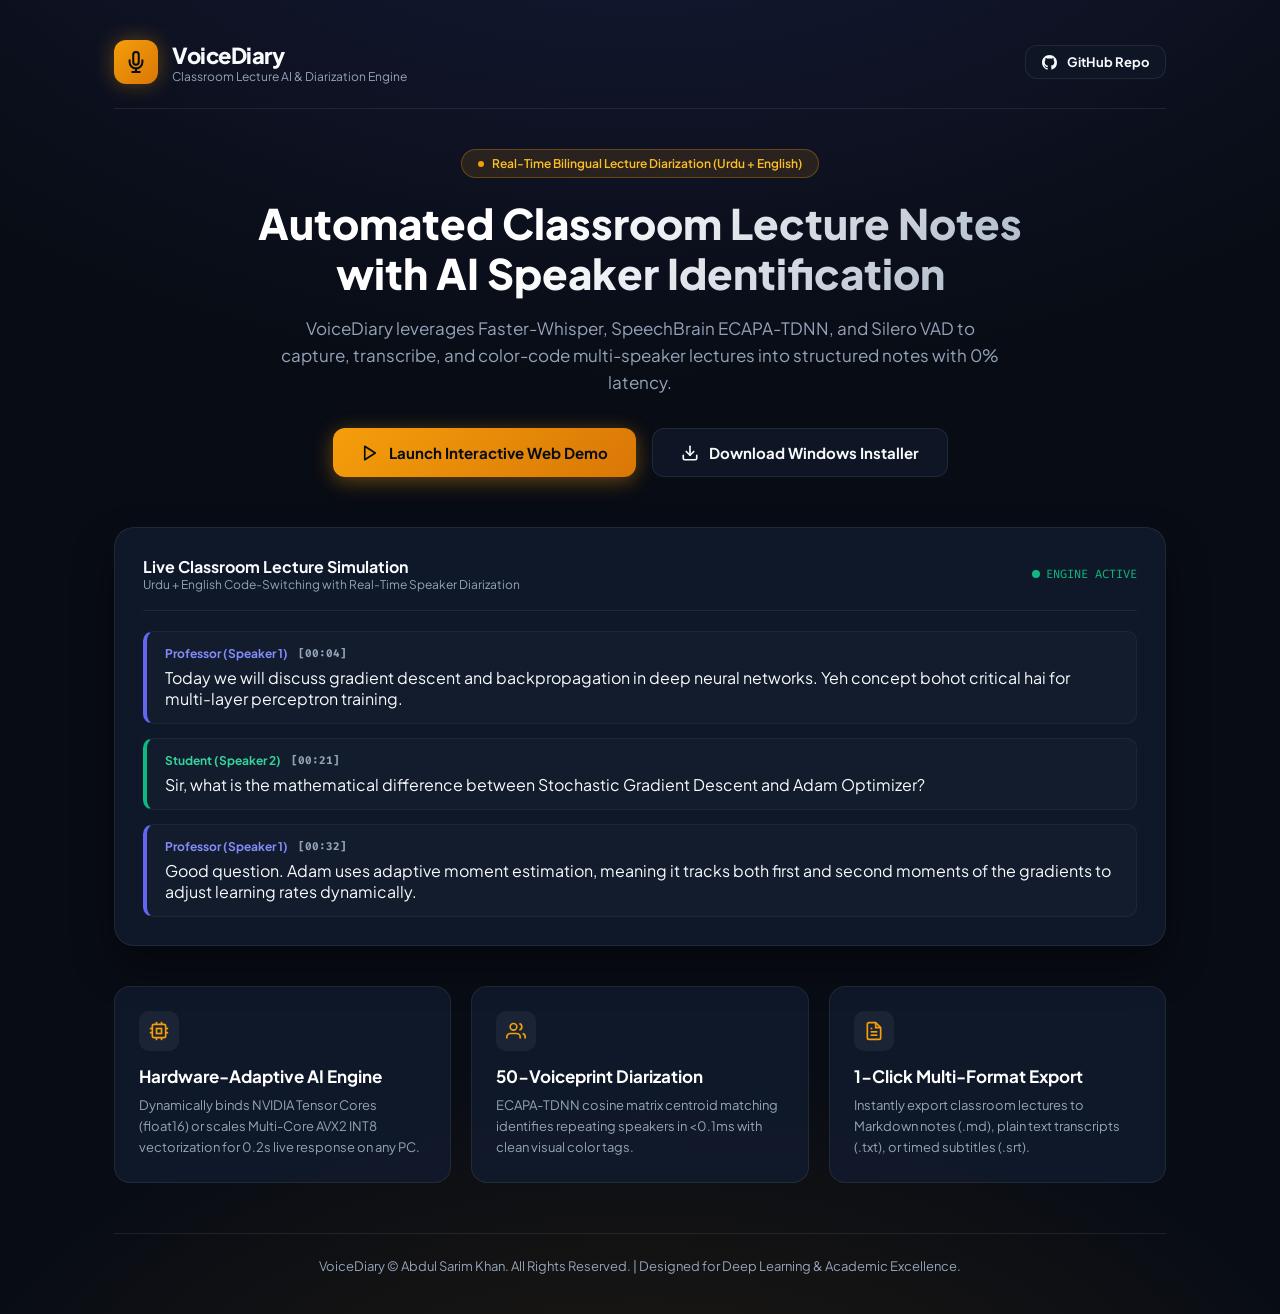
<file: hf_space/index.html>
<!DOCTYPE html>
<html lang="en">

<head>
    <meta charset="UTF-8">
    <meta name="viewport" content="width=device-width, initial-scale=1.0">
    <title>VoiceDiary — Classroom Lecture AI & Speaker Diarization Engine</title>
    <link rel="preconnect" href="https://fonts.googleapis.com">
    <link rel="preconnect" href="https://fonts.gstatic.com" crossorigin>
    <link
        href="https://fonts.googleapis.com/css2?family=Fira+Code:wght@400;600&family=Plus+Jakarta+Sans:wght@400;500;600;700;800&display=swap"
        rel="stylesheet">
    <style>
        :root {
            --bg-base: #080C14;
            --bg-surface: #0E1626;
            --bg-card: rgba(18, 28, 48, 0.75);
            --border: rgba(255, 255, 255, 0.08);
            --accent: #F59E0B;
            --accent-glow: rgba(245, 158, 11, 0.35);
            --primary: #6366F1;
            --success: #10B981;
            --text-main: #F8FAFC;
            --text-muted: #94A3B8;
        }

        * {
            margin: 0;
            padding: 0;
            box-sizing: border-box;
        }

        body {
            font-family: 'Plus Jakarta Sans', sans-serif;
            background: var(--bg-base);
            color: var(--text-main);
            min-height: 100vh;
            display: flex;
            flex-direction: column;
            background-image:
                radial-gradient(ellipse 80% 50% at 50% -20%, rgba(99, 102, 241, 0.18), transparent),
                radial-gradient(ellipse 60% 40% at 50% 120%, rgba(245, 158, 11, 0.12), transparent);
        }

        .container {
            max-width: 1100px;
            margin: 0 auto;
            padding: 40px 24px;
            width: 100%;
        }

        /* Header */
        header {
            display: flex;
            align-items: center;
            justify-content: space-between;
            padding-bottom: 24px;
            border-bottom: 1px solid var(--border);
            margin-bottom: 40px;
        }

        .logo-group {
            display: flex;
            align-items: center;
            gap: 14px;
        }

        .logo-icon {
            width: 44px;
            height: 44px;
            background: linear-gradient(135deg, #F59E0B, #D97706);
            border-radius: 12px;
            display: flex;
            align-items: center;
            justify-content: center;
            box-shadow: 0 0 20px var(--accent-glow);
            color: #080C14;
        }

        .brand-title {
            font-size: 22px;
            font-weight: 800;
            letter-spacing: -0.02em;
        }

        .brand-sub {
            font-size: 12px;
            color: var(--text-muted);
        }

        /* Hero */
        .hero {
            text-align: center;
            margin-bottom: 50px;
        }

        .badge {
            display: inline-flex;
            align-items: center;
            gap: 8px;
            padding: 6px 16px;
            border-radius: 9999px;
            background: rgba(245, 158, 11, 0.12);
            border: 1px solid rgba(245, 158, 11, 0.3);
            color: #FBBF24;
            font-size: 12px;
            font-weight: 600;
            margin-bottom: 20px;
        }

        .badge-dot {
            width: 6px;
            height: 6px;
            border-radius: 50%;
            background: #F59E0B;
        }

        .hero h1 {
            font-size: 42px;
            font-weight: 800;
            line-height: 1.2;
            margin-bottom: 16px;
            background: linear-gradient(135deg, #FFFFFF 40%, #94A3B8 100%);
            -webkit-background-clip: text;
            -webkit-text-fill-color: transparent;
        }

        .hero p {
            font-size: 17px;
            color: var(--text-muted);
            max-width: 720px;
            margin: 0 auto 32px;
            line-height: 1.6;
        }

        /* Action Buttons */
        .cta-group {
            display: flex;
            justify-content: center;
            gap: 16px;
            flex-wrap: wrap;
            margin-bottom: 50px;
        }

        .btn {
            display: inline-flex;
            align-items: center;
            gap: 10px;
            padding: 14px 28px;
            border-radius: 12px;
            font-size: 15px;
            font-weight: 700;
            text-decoration: none;
            cursor: pointer;
            transition: all 0.2s ease;
        }

        .btn-primary {
            background: linear-gradient(135deg, #F59E0B, #D97706);
            color: #080C14;
            box-shadow: 0 4px 20px rgba(245, 158, 11, 0.4);
        }

        .btn-primary:hover {
            transform: translateY(-2px);
            box-shadow: 0 6px 28px rgba(245, 158, 11, 0.6);
        }

        .btn-secondary {
            background: var(--bg-surface);
            color: var(--text-main);
            border: 1px solid var(--border);
        }

        .btn-secondary:hover {
            background: rgba(255, 255, 255, 0.06);
            border-color: rgba(255, 255, 255, 0.2);
        }

        /* Interactive Showcase Grid */
        .showcase-card {
            background: var(--bg-card);
            border: 1px solid var(--border);
            border-radius: 20px;
            padding: 28px;
            backdrop-filter: blur(16px);
            margin-bottom: 40px;
            box-shadow: 0 20px 40px rgba(0, 0, 0, 0.4);
        }

        .card-header {
            display: flex;
            align-items: center;
            justify-content: space-between;
            padding-bottom: 18px;
            border-bottom: 1px solid var(--border);
            margin-bottom: 20px;
        }

        .transcript-stream {
            display: flex;
            flex-direction: column;
            gap: 14px;
        }

        .transcript-node {
            padding: 14px 18px;
            border-radius: 10px;
            background: rgba(255, 255, 255, 0.02);
            border: 1px solid rgba(255, 255, 255, 0.05);
            border-left-width: 4px;
        }

        .node-spk-1 {
            border-left-color: #6366F1;
        }

        .node-spk-2 {
            border-left-color: #10B981;
        }

        .node-meta {
            display: flex;
            align-items: center;
            gap: 10px;
            margin-bottom: 6px;
            font-size: 12px;
            font-weight: 700;
        }

        .spk-tag-1 {
            color: #818CF8;
        }

        .spk-tag-2 {
            color: #34D399;
        }

        .time-tag {
            color: var(--text-muted);
            font-size: 11px;
            font-family: 'Fira Code', monospace;
        }

        /* Feature Matrix */
        .features-grid {
            display: grid;
            grid-template-columns: repeat(auto-fit, minmax(300px, 1fr));
            gap: 20px;
            margin-bottom: 50px;
        }

        .feature-box {
            background: var(--bg-card);
            border: 1px solid var(--border);
            border-radius: 16px;
            padding: 24px;
        }

        .feature-icon-wrapper {
            width: 40px;
            height: 40px;
            border-radius: 10px;
            background: rgba(255, 255, 255, 0.05);
            display: flex;
            align-items: center;
            justify-content: center;
            margin-bottom: 14px;
            color: #F59E0B;
        }

        .feature-box h3 {
            font-size: 17px;
            font-weight: 700;
            margin-bottom: 8px;
            color: #FFFFFF;
        }

        .feature-box p {
            font-size: 13px;
            color: var(--text-muted);
            line-height: 1.6;
        }

        footer {
            text-align: center;
            padding-top: 24px;
            border-top: 1px solid var(--border);
            color: var(--text-muted);
            font-size: 13px;
            margin-top: auto;
        }
    </style>
</head>

<body>
    <div class="container">
        <header>
            <div class="logo-group">
                <div class="logo-icon">
                    <svg width="22" height="22" viewBox="0 0 24 24" fill="none" stroke="currentColor" stroke-width="2.2"
                        stroke-linecap="round" stroke-linejoin="round">
                        <path d="M12 1a3 3 0 0 0-3 3v8a3 3 0 0 0 6 0V4a3 3 0 0 0-3-3z"></path>
                        <path d="M19 10v2a7 7 0 0 1-14 0v-2"></path>
                        <line x1="12" y1="19" x2="12" y2="23"></line>
                        <line x1="8" y1="23" x2="16" y2="23"></line>
                    </svg>
                </div>
                <div>
                    <div class="brand-title">VoiceDiary</div>
                    <div class="brand-sub">Classroom Lecture AI & Diarization Engine</div>
                </div>
            </div>
            <div>
                <a href="https://github.com/Abdul-Sarim-Khan/VoiceDiary" target="_blank" class="btn btn-secondary"
                    style="padding: 8px 16px; font-size: 13px;">
                    <svg width="15" height="15" viewBox="0 0 24 24" fill="currentColor">
                        <path
                            d="M12 0C5.37 0 0 5.37 0 12c0 5.31 3.435 9.795 8.205 11.385.6.105.825-.255.825-.57 0-.285-.015-1.23-.015-2.235-3.015.555-3.795-.735-4.035-1.41-.135-.345-.72-1.41-1.23-1.695-.42-.225-1.02-.78-.015-.795.945-.015 1.62.87 1.845 1.23 1.08 1.815 2.805 1.305 3.495.99.105-.78.42-1.305.765-1.605-2.67-.3-5.46-1.335-5.46-5.925 0-1.305.465-2.385 1.23-3.225-.12-.3-.54-1.53.12-3.18 0 0 1.005-.315 3.3 1.23.96-.27 1.98-.405 3-.405s2.04.135 3 .405c2.295-1.56 3.3-1.23 3.3-1.23.66 1.65.24 2.88.12 3.18.765.84 1.23 1.905 1.23 3.225 0 4.605-2.805 5.625-5.475 5.925.435.375.81 1.095.81 2.22 0 1.605-.015 2.895-.015 3.3 0 .315.225.69.825.57A12.02 12.02 0 0024 12c0-6.63-5.37-12-12-12z" />
                    </svg>
                    <span>GitHub Repo</span>
                </a>
            </div>
        </header>

        <section class="hero">
            <div class="badge">
                <span class="badge-dot"></span>
                <span>Real-Time Bilingual Lecture Diarization (Urdu + English)</span>
            </div>
            <h1>Automated Classroom Lecture Notes<br />with AI Speaker Identification</h1>
            <p>VoiceDiary leverages Faster-Whisper, SpeechBrain ECAPA-TDNN, and Silero VAD to capture, transcribe, and
                color-code multi-speaker lectures into structured notes with 0% latency.</p>

            <div class="cta-group">
                <a href="https://colab.research.google.com/github/Abdul-Sarim-Khan/VoiceDiary/blob/main/notebooks/VoiceDiary_Live_GPU_Demo.ipynb"
                    target="_blank" class="btn btn-primary">
                    <svg width="18" height="18" viewBox="0 0 24 24" fill="none" stroke="currentColor" stroke-width="2.2"
                        stroke-linecap="round" stroke-linejoin="round">
                        <polygon points="5 3 19 12 5 21 5 3"></polygon>
                    </svg>
                    <span>Launch Interactive Web Demo</span>
                </a>
                <a href="https://github.com/Abdul-Sarim-Khan/VoiceDiary/releases/tag/v1.3.0"
                    target="_blank" class="btn btn-secondary">
                    <svg width="18" height="18" viewBox="0 0 24 24" fill="none" stroke="currentColor" stroke-width="2.2"
                        stroke-linecap="round" stroke-linejoin="round">
                        <path d="M21 15v4a2 2 0 0 1-2 2H5a2 2 0 0 1-2-2v-4"></path>
                        <polyline points="7 10 12 15 17 10"></polyline>
                        <line x1="12" y1="15" x2="12" y2="3"></line>
                    </svg>
                    <span>Download Windows Installer</span>
                </a>
            </div>
        </section>

        <!-- Interactive Transcript Preview -->
        <div class="showcase-card">
            <div class="card-header">
                <div>
                    <h3 style="font-size: 16px; font-weight: 700;">Live Classroom Lecture Simulation</h3>
                    <p style="font-size: 12px; color: var(--text-muted);">Urdu + English Code-Switching with Real-Time
                        Speaker Diarization</p>
                </div>
                <div
                    style="font-family: 'Fira Code', monospace; font-size: 12px; color: #10B981; display: flex; align-items: center; gap: 6px;">
                    <span
                        style="display:inline-block; width:8px; height:8px; border-radius:50%; background:#10B981;"></span>
                    <span>ENGINE ACTIVE</span>
                </div>
            </div>

            <div class="transcript-stream">
                <div class="transcript-node node-spk-1">
                    <div class="node-meta">
                        <span class="spk-tag-1">Professor (Speaker 1)</span>
                        <span class="time-tag">[00:04]</span>
                    </div>
                    <p>Today we will discuss gradient descent and backpropagation in deep neural networks. Yeh concept
                        bohot critical hai for multi-layer perceptron training.</p>
                </div>

                <div class="transcript-node node-spk-2">
                    <div class="node-meta">
                        <span class="spk-tag-2">Student (Speaker 2)</span>
                        <span class="time-tag">[00:21]</span>
                    </div>
                    <p>Sir, what is the mathematical difference between Stochastic Gradient Descent and Adam Optimizer?
                    </p>
                </div>

                <div class="transcript-node node-spk-1">
                    <div class="node-meta">
                        <span class="spk-tag-1">Professor (Speaker 1)</span>
                        <span class="time-tag">[00:32]</span>
                    </div>
                    <p>Good question. Adam uses adaptive moment estimation, meaning it tracks both first and second
                        moments of the gradients to adjust learning rates dynamically.</p>
                </div>
            </div>
        </div>

        <!-- Features Grid -->
        <div class="features-grid">
            <div class="feature-box">
                <div class="feature-icon-wrapper">
                    <svg width="20" height="20" viewBox="0 0 24 24" fill="none" stroke="currentColor" stroke-width="2">
                        <rect x="4" y="4" width="16" height="16" rx="2" ry="2"></rect>
                        <rect x="9" y="9" width="6" height="6"></rect>
                        <line x1="9" y1="1" x2="9" y2="4"></line>
                        <line x1="15" y1="1" x2="15" y2="4"></line>
                        <line x1="9" y1="20" x2="9" y2="23"></line>
                        <line x1="15" y1="20" x2="15" y2="23"></line>
                        <line x1="20" y1="9" x2="23" y2="9"></line>
                        <line x1="20" y1="14" x2="23" y2="14"></line>
                        <line x1="1" y1="9" x2="4" y2="9"></line>
                        <line x1="1" y1="14" x2="4" y2="14"></line>
                    </svg>
                </div>
                <h3>Hardware-Adaptive AI Engine</h3>
                <p>Dynamically binds NVIDIA Tensor Cores (float16) or scales Multi-Core AVX2 INT8 vectorization for 0.2s
                    live response on any PC.</p>
            </div>
            <div class="feature-box">
                <div class="feature-icon-wrapper">
                    <svg width="20" height="20" viewBox="0 0 24 24" fill="none" stroke="currentColor" stroke-width="2">
                        <path d="M17 21v-2a4 4 0 0 0-4-4H5a4 4 0 0 0-4 4v2"></path>
                        <circle cx="9" cy="7" r="4"></circle>
                        <path d="M23 21v-2a4 4 0 0 0-3-3.87"></path>
                        <path d="M16 3.13a4 4 0 0 1 0 7.75"></path>
                    </svg>
                </div>
                <h3>50-Voiceprint Diarization</h3>
                <p>ECAPA-TDNN cosine matrix centroid matching identifies repeating speakers in &lt;0.1ms with clean
                    visual color tags.</p>
            </div>
            <div class="feature-box">
                <div class="feature-icon-wrapper">
                    <svg width="20" height="20" viewBox="0 0 24 24" fill="none" stroke="currentColor" stroke-width="2">
                        <path d="M14 2H6a2 2 0 0 0-2 2v16a2 2 0 0 0 2 2h12a2 2 0 0 0 2-2V8z"></path>
                        <polyline points="14 2 14 8 20 8"></polyline>
                        <line x1="16" y1="13" x2="8" y2="13"></line>
                        <line x1="16" y1="17" x2="8" y2="17"></line>
                        <polyline points="10 9 9 9 8 9"></polyline>
                    </svg>
                </div>
                <h3>1-Click Multi-Format Export</h3>
                <p>Instantly export classroom lectures to Markdown notes (.md), plain text transcripts (.txt), or timed
                    subtitles (.srt).</p>
            </div>
        </div>

        <footer>
            <p>VoiceDiary © Abdul Sarim Khan. All Rights Reserved. | Designed for Deep Learning & Academic Excellence.
            </p>
        </footer>
    </div>
</body>

</html>
</file>
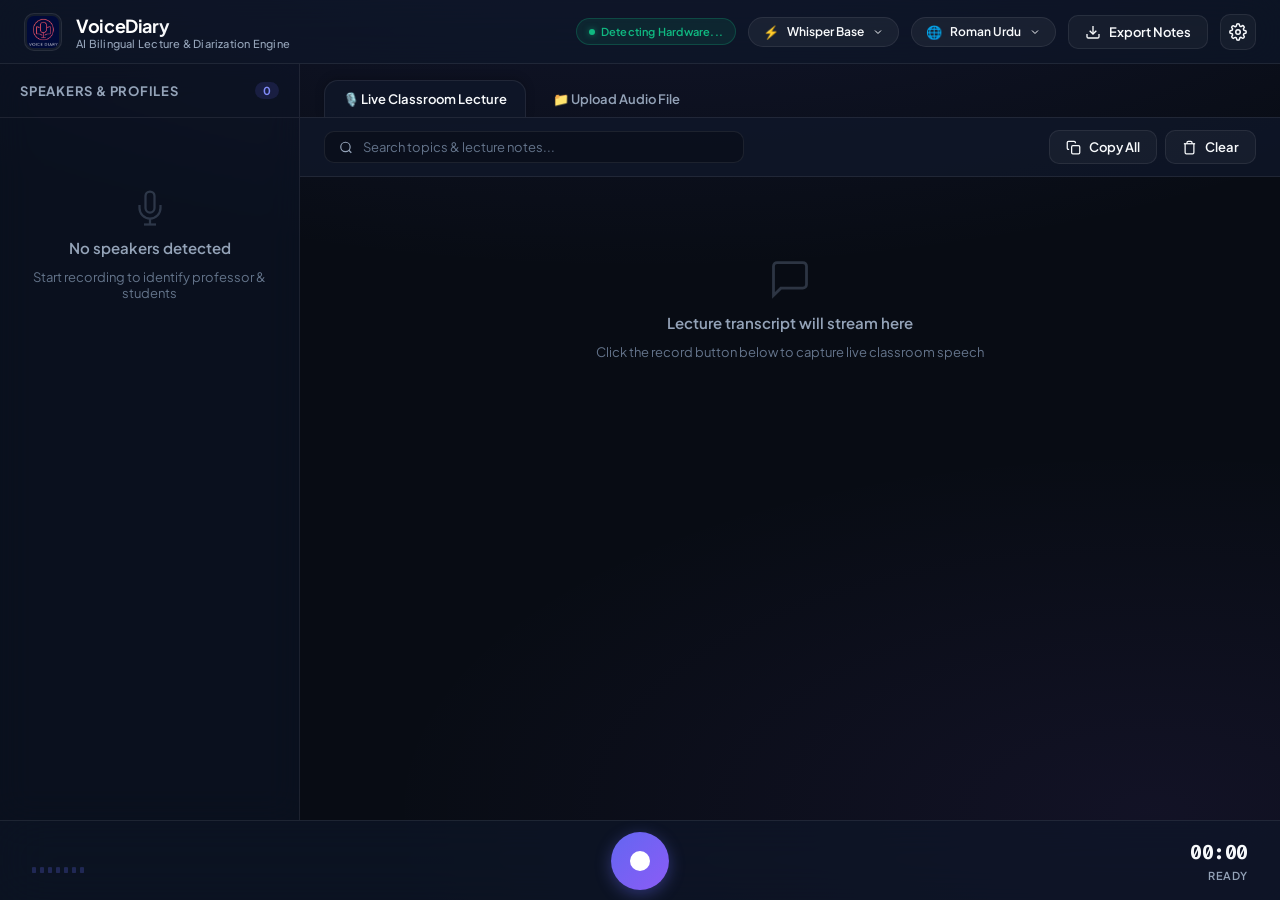
<file: src/ui/static/index.html>
<!DOCTYPE html>
<html lang="en">
<head>
    <meta charset="UTF-8">
    <meta name="viewport" content="width=device-width, initial-scale=1.0">
    <title>VoiceDiary — AI Classroom Lecture & Diarization Engine</title>
    <link rel="icon" type="image/x-icon" href="assets/icon.ico">
    <link rel="preconnect" href="https://fonts.googleapis.com">
    <link rel="preconnect" href="https://fonts.gstatic.com" crossorigin>
    <link href="https://fonts.googleapis.com/css2?family=Fira+Code:wght@400;500;600&family=Noto+Nastaliq+Urdu:wght@400;600;700&family=Plus+Jakarta+Sans:wght@400;500;600;700;800&display=swap" rel="stylesheet">
    <link rel="stylesheet" href="styles.css">
</head>
<body>
    <header class="app-header">
        <div class="header-left">
            <img src="assets/logo.png" alt="VoiceDiary Logo" class="brand-logo" id="brandLogo">
            <div class="title-container">
                <h1 class="app-title">VoiceDiary</h1>
                <span class="app-subtitle">AI Bilingual Lecture & Diarization Engine</span>
            </div>
        </div>
        <div class="header-right">
            <!-- Dynamic Hardware Acceleration Badge -->
            <div class="hw-badge-pill" id="hwBadgePill" title="Dynamic Hardware Engine">
                <span class="hw-badge-dot"></span>
                <span id="hwBadgeText">Detecting Hardware...</span>
            </div>

            <!-- Active Model Dropdown Pill -->
            <div class="model-pill-wrapper">
                <button class="model-pill" id="activeModelPill" onclick="toggleModelDropdown()" title="Switch AI Transcription Model">
                    <span class="model-pill-icon">⚡</span>
                    <span id="activeModelName">Whisper Base</span>
                    <svg width="12" height="12" viewBox="0 0 24 24" fill="none" stroke="currentColor" stroke-width="2"><polyline points="6 9 12 15 18 9"/></svg>
                </button>
                <div class="model-dropdown hidden" id="modelDropdown">
                    <button class="model-dropdown-item" onclick="selectModel('tiny')">
                        <div>
                            <strong>Tiny (39M)</strong>
                            <span class="model-dropdown-desc">Ultra-fast, lowest CPU usage</span>
                        </div>
                    </button>
                    <button class="model-dropdown-item active" onclick="selectModel('base')">
                        <div>
                            <strong>Base (74M)</strong>
                            <span class="model-dropdown-desc">Recommended for live lectures</span>
                        </div>
                    </button>
                    <button class="model-dropdown-item" onclick="selectModel('small')">
                        <div>
                            <strong>Small (244M)</strong>
                            <span class="model-dropdown-desc">High Urdu + English accuracy</span>
                        </div>
                    </button>
                    <button class="model-dropdown-item" onclick="selectModel('medium')">
                        <div>
                            <strong>Medium (769M)</strong>
                            <span class="model-dropdown-desc">Deep Urdu & English precision</span>
                        </div>
                    </button>
                    <button class="model-dropdown-item" onclick="selectModel('large-v3-turbo')">
                        <div>
                            <strong>Large-v3-Turbo (809M)</strong>
                            <span class="model-dropdown-desc">SOTA Multilingual Turbo (OpenAI)</span>
                        </div>
                    </button>
                    <button class="model-dropdown-item" onclick="selectModel('distil-large-v3')">
                        <div>
                            <strong>Distil-Whisper (756M)</strong>
                            <span class="model-dropdown-desc">Distilled Fast (English Only)</span>
                        </div>
                    </button>
                </div>
            </div>

            <!-- Language Mode Dropdown Pill -->
            <div class="lang-pill-wrapper">
                <button class="lang-pill" id="activeLangPill" onclick="toggleLangDropdown()" title="Switch Roman Urdu vs Pure Urdu Script">
                    <span class="lang-pill-icon">🌐</span>
                    <span id="activeLangName">Roman Urdu</span>
                    <svg width="12" height="12" viewBox="0 0 24 24" fill="none" stroke="currentColor" stroke-width="2"><polyline points="6 9 12 15 18 9"/></svg>
                </button>
                <div class="lang-dropdown hidden" id="langDropdown">
                    <button class="lang-dropdown-item active" onclick="selectLanguage('auto')">
                        <div>
                            <strong>🌐 Bilingual (Urdu + English)</strong>
                            <span class="lang-dropdown-desc">e.g. "کیسے ہیں آپ؟, Hopefully you're doing good" (Fastest)</span>
                        </div>
                    </button>
                    <button class="lang-dropdown-item" onclick="selectLanguage('ur')">
                        <div>
                            <strong>🇵🇰 Pure Urdu Script (اردو)</strong>
                            <span class="lang-dropdown-desc">e.g. "کیا کر رہے ہو؟ آپ کیسے ہیں"</span>
                        </div>
                    </button>
                    <button class="lang-dropdown-item" onclick="selectLanguage('en')">
                        <div>
                            <strong>🇬🇧 English Only</strong>
                            <span class="lang-dropdown-desc">Standard English transcripts</span>
                        </div>
                    </button>
                    <button class="lang-dropdown-item" onclick="selectLanguage('roman')">
                        <div>
                            <strong>🔤 Roman Urdu (Latin)</strong>
                            <span class="lang-dropdown-desc">e.g. "Kya kar rahe ho?"</span>
                        </div>
                    </button>
                </div>
            </div>

            <!-- Export Notes Button -->
            <div class="export-wrapper">
                <button class="btn btn-ghost" id="exportBtn" onclick="toggleExportDropdown()" title="Export classroom lecture notes">
                    <svg width="16" height="16" viewBox="0 0 24 24" fill="none" stroke="currentColor" stroke-width="2"><path d="M21 15v4a2 2 0 0 1-2 2H5a2 2 0 0 1-2-2v-4"/><polyline points="7 10 12 15 17 10"/><line x1="12" y1="15" x2="12" y2="3"/></svg>
                    <span>Export Notes</span>
                </button>
                <div class="export-dropdown hidden" id="exportDropdown">
                    <button onclick="triggerGeminiSummary()" style="color: #F59E0B; font-weight: 700; border-bottom: 1px solid var(--border-subtle); margin-bottom: 4px; padding-bottom: 8px;">✨ AI Summary & Study Flashcards</button>
                    <button onclick="triggerExport('txt')">📄 Text Document (.txt)</button>
                    <button onclick="triggerExport('md')">📝 Markdown Lecture Notes (.md)</button>
                    <button onclick="triggerExport('srt')">🎬 Timed Subtitles (.srt)</button>
                    <button onclick="triggerExport('json')">📊 Structured JSON (.json)</button>
                </div>
            </div>

            <!-- Settings Button -->
            <button class="btn btn-ghost btn-icon-only" id="settingsBtn" onclick="openSettings()" title="Settings & Hardware">
                <svg width="18" height="18" viewBox="0 0 24 24" fill="none" stroke="currentColor" stroke-width="2"><circle cx="12" cy="12" r="3"/><path d="M19.4 15a1.65 1.65 0 0 0 .33 1.82l.06.06a2 2 0 0 1-2.83 2.83l-.06-.06a1.65 1.65 0 0 0-1.82-.33 1.65 1.65 0 0 0-1 1.51V21a2 2 0 0 1-4 0v-.09A1.65 1.65 0 0 0 9 19.4a1.65 1.65 0 0 0-1.82.33l-.06.06a2 2 0 0 1-2.83-2.83l.06-.06A1.65 1.65 0 0 0 4.68 15a1.65 1.65 0 0 0-1.51-1H3a2 2 0 0 1 0-4h.09A1.65 1.65 0 0 0 4.6 9a1.65 1.65 0 0 0-.33-1.82l-.06-.06a2 2 0 0 1 2.83-2.83l.06.06A1.65 1.65 0 0 0 9 4.68a1.65 1.65 0 0 0 1-1.51V3a2 2 0 0 1 4 0v.09a1.65 1.65 0 0 0 1 1.51 1.65 1.65 0 0 0 1.82-.33l.06-.06a2 2 0 0 1 2.83 2.83l-.06.06A1.65 1.65 0 0 0 19.4 9a1.65 1.65 0 0 0 1.51 1H21a2 2 0 0 1 0 4h-.09a1.65 1.65 0 0 0-1.51 1z"/></svg>
            </button>
        </div>
    </header>

    <main class="app-main">
        <!-- Speaker Profiles Sidebar -->
        <aside class="speaker-panel">
            <div class="panel-header">
                <h2>Speakers & Profiles</h2>
                <span class="count-badge" id="speakerCount">0</span>
            </div>
            <div class="speaker-list" id="speakerList">
                <div class="empty-state" id="emptySpeakers">
                    <svg width="36" height="36" viewBox="0 0 24 24" fill="none" stroke="currentColor" stroke-width="1.5" opacity="0.4"><path d="M12 1a3 3 0 0 0-3 3v8a3 3 0 0 0 6 0V4a3 3 0 0 0-3-3z"/><path d="M19 10v2a7 7 0 0 1-14 0v-2"/><line x1="12" y1="19" x2="12" y2="23"/><line x1="8" y1="23" x2="16" y2="23"/></svg>
                    <p>No speakers detected</p>
                    <p class="text-secondary">Start recording to identify professor & students</p>
                </div>
            </div>
        </aside>

        <!-- Classroom Notes & Live Transcription -->
        <section class="transcript-section">
            <div class="mode-tabs">
                <button class="tab active" id="tabLive" onclick="switchMode('live')">🎙️ Live Classroom Lecture</button>
                <button class="tab" id="tabFile" onclick="switchMode('file')">📁 Upload Audio File</button>
            </div>

            <div class="lecture-toolbar">
                <div class="search-box">
                    <svg width="15" height="15" viewBox="0 0 24 24" fill="none" stroke="currentColor" stroke-width="2"><circle cx="11" cy="11" r="8"/><line x1="21" y1="21" x2="16.65" y2="16.65"/></svg>
                    <input type="text" id="searchInput" placeholder="Search topics & lecture notes..." oninput="filterTranscript()">
                </div>
                <div class="toolbar-actions">
                    <button class="btn btn-ghost" onclick="copyAllNotes()" title="Copy all lecture notes with timestamps">
                        <svg width="15" height="15" viewBox="0 0 24 24" fill="none" stroke="currentColor" stroke-width="2"><rect x="9" y="9" width="13" height="13" rx="2" ry="2"/><path d="M5 15H4a2 2 0 0 1-2-2V4a2 2 0 0 1 2-2h9a2 2 0 0 1 2 2v1"/></svg>
                        <span>Copy All</span>
                    </button>
                    <button class="btn btn-ghost" onclick="clearTranscript()" title="Clear current session">
                        <svg width="15" height="15" viewBox="0 0 24 24" fill="none" stroke="currentColor" stroke-width="2"><polyline points="3 6 5 6 21 6"/><path d="M19 6v14a2 2 0 0 1-2 2H7a2 2 0 0 1-2-2V6m3 0V4a2 2 0 0 1 2-2h4a2 2 0 0 1 2 2v2"/></svg>
                        <span>Clear</span>
                    </button>
                </div>
            </div>

            <!-- Live Transcript Area -->
            <div class="transcript-area" id="liveArea">
                <div class="transcript-scroll" id="transcriptScroll">
                    <div class="transcript-list" id="transcriptList">
                        <div class="empty-state" id="emptyTranscript">
                            <svg width="44" height="44" viewBox="0 0 24 24" fill="none" stroke="currentColor" stroke-width="1.5" opacity="0.4"><path d="M21 15a2 2 0 0 1-2 2H7l-4 4V5a2 2 0 0 1 2-2h14a2 2 0 0 1 2 2z"/></svg>
                            <p>Lecture transcript will stream here</p>
                            <p class="text-secondary">Click the record button below to capture live classroom speech</p>
                        </div>
                    </div>
                </div>
            </div>

            <!-- File Upload Area -->
            <div class="file-area hidden" id="fileArea" style="padding: 24px; flex: 1; display: flex; flex-direction: column;">
                <div class="drop-zone" id="dropZone">
                    <svg width="50" height="50" viewBox="0 0 24 24" fill="none" stroke="currentColor" stroke-width="1.5" opacity="0.5"><path d="M21 15v4a2 2 0 0 1-2 2H5a2 2 0 0 1-2-2v-4"/><polyline points="17 8 12 3 7 8"/><line x1="12" y1="3" x2="12" y2="15"/></svg>
                    <p style="font-size: 16px; font-weight: 600;">Drag & drop a recorded lecture audio file here</p>
                    <p class="text-secondary">Supports MP3, WAV, M4A, FLAC, OGG</p>
                    <button class="btn btn-primary" onclick="browseFile()">Select Lecture Audio File</button>
                </div>
                <div class="file-progress hidden" id="fileProgress" style="margin-top: 20px;">
                    <p id="fileProgressText" style="font-weight: 600;">Processing lecture...</p>
                    <div class="progress-bar"><div class="progress-fill" id="fileProgressBar"></div></div>
                    <p class="text-secondary" id="fileProgressDetail"></p>
                </div>
                <div class="transcript-scroll" id="fileTranscriptScroll" style="flex: 1; margin-top: 15px;">
                    <div class="transcript-list" id="fileTranscriptList"></div>
                </div>
            </div>
        </section>
    </main>

    <!-- Controls Dock Island -->
    <footer class="controls-bar">
        <div class="controls-left">
            <div class="audio-meter" id="audioMeter">
                <div class="meter-bar"></div><div class="meter-bar"></div><div class="meter-bar"></div><div class="meter-bar"></div><div class="meter-bar"></div><div class="meter-bar"></div><div class="meter-bar"></div>
            </div>
        </div>
        <div class="controls-center">
            <button class="btn-control btn-stop hidden" id="stopBtn" onclick="stopRecording()" title="Stop recording">
                <svg width="16" height="16" viewBox="0 0 24 24" fill="currentColor"><rect x="6" y="6" width="12" height="12" rx="2"/></svg>
            </button>
            <button class="btn-record" id="recordBtn" onclick="toggleRecording()" title="Start/Stop recording">
                <div class="record-icon" id="recordIcon"></div>
            </button>
            <button class="btn-control btn-pause hidden" id="pauseBtn" onclick="togglePause()" title="Pause recording">
                <svg width="16" height="16" viewBox="0 0 24 24" fill="currentColor"><rect x="6" y="4" width="4" height="16" rx="1"/><rect x="14" y="4" width="4" height="16" rx="1"/></svg>
            </button>
        </div>
        <div class="controls-right">
            <span class="timer" id="sessionTimer">00:00</span>
            <span class="status-text" id="statusText">Ready</span>
        </div>
    </footer>

    <!-- Settings Modal -->
    <div class="modal-overlay hidden" id="settingsModal">
        <div class="modal">
            <div class="modal-header">
                <h3>VoiceDiary Settings & Model Hub</h3>
                <button class="btn-close" onclick="closeSettings()">×</button>
            </div>
            <div class="modal-body">
                <div class="setting-group">
                    <label>Microphone Audio Device</label>
                    <select id="deviceSelect" class="select">
                        <option value="">Default Microphone</option>
                    </select>
                </div>

                <div class="setting-group">
                    <label>Active Whisper AI Model</label>
                    <p>Select your transcription engine. All models are cached offline for instant switching.</p>
                    <div class="radio-group" id="modelRadios">
                        <div class="radio-card" onclick="selectRadioModel('tiny')">
                            <div class="radio-card-header">
                                <span>Tiny (39M)</span>
                                <span class="radio-card-status">Offline</span>
                            </div>
                            <span class="radio-card-desc">Ultra-fast, lowest CPU usage</span>
                            <input type="radio" name="model" value="tiny">
                        </div>
                        <div class="radio-card active" onclick="selectRadioModel('base')">
                            <div class="radio-card-header">
                                <span>Base (74M)</span>
                                <span class="radio-card-status">Offline</span>
                            </div>
                            <span class="radio-card-desc">Recommended for live lectures</span>
                            <input type="radio" name="model" value="base" checked>
                        </div>
                        <div class="radio-card" onclick="selectRadioModel('small')">
                            <div class="radio-card-header">
                                <span>Small (244M)</span>
                                <span class="radio-card-status">Offline</span>
                            </div>
                            <span class="radio-card-desc">High Urdu + English accuracy</span>
                            <input type="radio" name="model" value="small">
                        </div>
                        <div class="radio-card" onclick="selectRadioModel('medium')">
                            <div class="radio-card-header">
                                <span>Medium (769M)</span>
                                <span class="radio-card-status">Offline</span>
                            </div>
                            <span class="radio-card-desc">Deep university course precision</span>
                            <input type="radio" name="model" value="medium">
                        </div>
                        <div class="radio-card" onclick="selectRadioModel('large-v3-turbo')">
                            <div class="radio-card-header">
                                <span>Large-v3-Turbo (809M)</span>
                                <span class="radio-card-status">Offline</span>
                            </div>
                            <span class="radio-card-desc">State-of-the-Art OpenAI Turbo</span>
                            <input type="radio" name="model" value="large-v3-turbo">
                        </div>
                        <div class="radio-card" onclick="selectRadioModel('distil-large-v3')">
                            <div class="radio-card-header">
                                <span>Distil-Whisper (756M)</span>
                                <span class="radio-card-status">Offline</span>
                            </div>
                            <span class="radio-card-desc">Distilled Fast SOTA Accuracy</span>
                            <input type="radio" name="model" value="distil-large-v3">
                        </div>
                    </div>
                </div>

                <div class="setting-group">
                    <label>Language Output Mode</label>
                    <select id="languageSelect" class="select">
                        <option value="auto">Roman Urdu + English (Standard Academic Notes)</option>
                        <option value="ur">Urdu Script (اردو) + English</option>
                        <option value="en">English Only</option>
                    </select>
                </div>

                <div class="setting-group">
                    <label>Speaker Diarization Sensitivity (Cosine Similarity)</label>
                    <p>Threshold for identifying speakers and distinguishing professor from students</p>
                    <div class="slider-row">
                        <input type="range" id="thresholdSlider" min="20" max="70" value="32" class="slider" oninput="document.getElementById('thresholdValue').textContent = (this.value/100).toFixed(2)">
                        <span id="thresholdValue" style="font-family: monospace; font-weight: 700; min-width: 40px;">0.32</span>
                    </div>
                </div>

                <div class="setting-group">
                    <label>Voice Activity Detection (VAD) Sensitivity</label>
                    <div class="slider-row">
                        <input type="range" id="vadSlider" min="20" max="90" value="50" class="slider" oninput="document.getElementById('vadValue').textContent = (this.value/100).toFixed(2)">
                        <span id="vadValue" style="font-family: monospace; font-weight: 700; min-width: 40px;">0.50</span>
                    </div>
                </div>

                <div class="setting-group">
                    <label style="display: flex; justify-content: space-between; align-items: center;">
                        <span>✨ Google Gemini AI Key (Optional)</span>
                        <a href="https://aistudio.google.com/app/apikey" target="_blank" style="color: #F59E0B; font-size: 11px; text-decoration: none;">Get Free Key ↗</a>
                    </label>
                    <p>Used for automatic post-lecture summaries, exam study flashcards, and homework extraction.</p>
                    <input type="password" id="geminiApiKeyInput" class="input" placeholder="Paste your Gemini API Key (starts with AIzaSy...)" style="margin-top: 6px; font-family: monospace; font-size: 12px;">
                </div>
            </div>
            <div class="modal-footer">
                <span class="footer-copyright">VoiceDiary © Abdul Sarim Khan. All Rights Reserved.</span>
                <div style="display: flex; gap: 8px;">
                    <button class="btn btn-ghost" onclick="closeSettings()">Cancel</button>
                    <button class="btn btn-primary" onclick="saveSettings()">Save Settings</button>
                </div>
            </div>
        </div>
    </div>

    <!-- Model Download Progress Modal -->
    <div class="modal-overlay" id="downloadModal" style="display:none">
        <div class="modal modal-small">
            <div class="modal-header"><h3>Downloading AI Model</h3></div>
            <div class="modal-body">
                <p id="downloadModelName" style="font-weight: 600;">Preparing model download...</p>
                <div class="progress-bar"><div class="progress-fill" id="downloadProgress"></div></div>
                <p class="text-secondary" id="downloadMessage">Downloading neural network weights to local cache...</p>
            </div>
        </div>
    </div>

    <!-- Speaker Rename Modal -->
    <div class="modal-overlay hidden" id="renameModal">
        <div class="modal modal-small">
            <div class="modal-header"><h3>Rename Speaker</h3><button class="btn-close" onclick="closeRename()">×</button></div>
            <div class="modal-body">
                <p class="text-secondary" style="margin-bottom: 8px;">e.g. "Professor Ahmed", "Instructor", or Student Name:</p>
                <input type="text" id="renameInput" class="input" placeholder="Enter speaker name" maxlength="50">
            </div>
            <div class="modal-footer">
                <button class="btn btn-ghost" onclick="closeRename()">Cancel</button>
                <button class="btn btn-primary" onclick="confirmRename()">Save Name</button>
            </div>
        </div>
    </div>

    <!-- AI Lecture Summary & Flashcards Modal -->
    <div class="modal-overlay hidden" id="summaryModal">
        <div class="modal" style="max-width: 720px; width: 90%; max-height: 85vh; display: flex; flex-direction: column;">
            <div class="modal-header">
                <div style="display: flex; align-items: center; gap: 8px;">
                    <span style="font-size: 20px;">✨</span>
                    <div>
                        <h3 style="font-size: 16px; font-weight: 700; margin: 0;">AI Lecture Summary & Study Flashcards</h3>
                        <span style="font-size: 11px; color: #F59E0B; font-weight: 600;">Powered by Google Gemini 2.5 Flash</span>
                    </div>
                </div>
                <button class="btn-close" onclick="closeSummaryModal()">×</button>
            </div>
            <div class="modal-body" id="summaryModalBody" style="overflow-y: auto; flex: 1; padding: 20px; line-height: 1.6; font-size: 14px;">
                <div id="summaryLoading" style="text-align: center; padding: 40px 0;">
                    <div style="font-size: 28px; margin-bottom: 12px; animation: spin 1s infinite linear;">⚡</div>
                    <p style="font-weight: 600; color: #F59E0B;">Analyzing classroom lecture with Gemini 2.5 Flash...</p>
                    <p class="text-secondary" style="font-size: 12px; margin-top: 4px;">Extracting key concepts, formulas, exam flashcards, and tasks...</p>
                </div>
                <div id="summaryContent" class="hidden summary-content"></div>
            </div>
            <div class="modal-footer" style="display: flex; justify-content: space-between; align-items: center;">
                <span class="footer-copyright">VoiceDiary © Abdul Sarim Khan</span>
                <div style="display: flex; gap: 8px;">
                    <button class="btn btn-ghost" onclick="copySummaryText()">📋 Copy Summary</button>
                    <button class="btn btn-primary" onclick="closeSummaryModal()">Done</button>
                </div>
            </div>
        </div>
    </div>

    <div class="toast-container" id="toastContainer"></div>
    <script src="app.js"></script>
</body>
</html>
</file>
<file: src/ui/static/styles.css>
/* VoiceDiary — Premium Modern Dark Design System
   VoiceDiary © Abdul Sarim Khan. All Rights Reserved.
*/

:root {
    /* Color Palette: Deep Obsidian, Sleek Slate & Electric Indigo/Violet */
    --bg-base: #080C14;
    --bg-surface: #0F172A;
    --bg-surface-elevated: #1E293B;
    --bg-card: rgba(15, 23, 42, 0.75);
    --bg-card-hover: rgba(30, 41, 59, 0.85);
    --bg-glass: rgba(15, 23, 42, 0.65);

    --border-subtle: rgba(255, 255, 255, 0.08);
    --border-medium: rgba(255, 255, 255, 0.14);
    --border-focus: #6366F1;

    --text-primary: #F8FAFC;
    --text-secondary: #94A3B8;
    --text-muted: #64748B;
    --text-inverse: #0F172A;

    --accent-primary: #6366F1;
    --accent-primary-hover: #4F46E5;
    --accent-gradient: linear-gradient(135deg, #6366F1 0%, #8B5CF6 100%);
    --accent-gradient-hover: linear-gradient(135deg, #4F46E5 0%, #7C3AED 100%);
    --accent-glow: rgba(99, 102, 241, 0.25);

    --recording-red: #EF4444;
    --recording-glow: rgba(239, 68, 68, 0.35);
    --success-green: #10B981;
    --warning-amber: #F59E0B;

    --radius-sm: 6px;
    --radius-md: 10px;
    --radius-lg: 14px;
    --radius-xl: 20px;
    --radius-full: 9999px;

    --shadow-sm: 0 1px 2px 0 rgba(0, 0, 0, 0.3);
    --shadow-md: 0 4px 12px 0 rgba(0, 0, 0, 0.4);
    --shadow-lg: 0 10px 25px -3px rgba(0, 0, 0, 0.5);
    --shadow-glow: 0 0 20px rgba(99, 102, 241, 0.3);

    --transition-fast: 0.15s cubic-bezier(0.4, 0, 0.2, 1);
    --transition-smooth: 0.25s cubic-bezier(0.4, 0, 0.2, 1);
    --transition-bounce: 0.4s cubic-bezier(0.34, 1.56, 0.64, 1);
}

* {
    box-sizing: border-box;
    margin: 0;
    padding: 0;
    font-family: 'Plus Jakarta Sans', 'Inter', -apple-system, BlinkMacSystemFont, 'Segoe UI', Roboto, sans-serif;
    -webkit-font-smoothing: antialiased;
}

body {
    background-color: var(--bg-base);
    background-image: 
        radial-gradient(ellipse 80% 50% at 50% -20%, rgba(99, 102, 241, 0.15), transparent),
        radial-gradient(ellipse 60% 40% at 90% 90%, rgba(139, 92, 246, 0.08), transparent);
    color: var(--text-primary);
    height: 100vh;
    overflow: hidden;
    display: flex;
    flex-direction: column;
    user-select: none;
}

/* ===== App Header ===== */
.app-header {
    height: 64px;
    background: var(--bg-glass);
    backdrop-filter: blur(20px);
    border-bottom: 1px solid var(--border-subtle);
    display: flex;
    align-items: center;
    justify-content: space-between;
    padding: 0 24px;
    z-index: 50;
    flex-shrink: 0;
}

.header-left {
    display: flex;
    align-items: center;
    gap: 14px;
}

.brand-logo {
    height: 38px;
    width: 38px;
    border-radius: var(--radius-md);
    object-fit: contain;
    background: rgba(255, 255, 255, 0.04);
    padding: 2px;
    border: 1px solid var(--border-subtle);
}

.title-container {
    display: flex;
    flex-direction: column;
}

.app-title {
    font-size: 18px;
    font-weight: 700;
    letter-spacing: -0.02em;
    background: linear-gradient(135deg, #FFFFFF 30%, #CBD5E1 100%);
    -webkit-background-clip: text;
    -webkit-text-fill-color: transparent;
}

.app-subtitle {
    font-size: 11px;
    font-weight: 500;
    color: var(--text-secondary);
    letter-spacing: 0.02em;
}

.header-right {
    display: flex;
    align-items: center;
    gap: 12px;
}

/* Hardware Acceleration Badge */
.hw-badge-pill {
    display: flex;
    align-items: center;
    gap: 6px;
    background: rgba(16, 185, 129, 0.1);
    border: 1px solid rgba(16, 185, 129, 0.25);
    padding: 6px 12px;
    border-radius: var(--radius-full);
    font-size: 11px;
    font-weight: 600;
    color: #10B981;
    letter-spacing: 0.2px;
    user-select: none;
}

.hw-badge-pill.gpu {
    background: rgba(99, 102, 241, 0.12);
    border-color: rgba(99, 102, 241, 0.35);
    color: #818CF8;
}

.hw-badge-dot {
    width: 6px;
    height: 6px;
    border-radius: 50%;
    background: #10B981;
    box-shadow: 0 0 6px rgba(16, 185, 129, 0.6);
}

.hw-badge-pill.gpu .hw-badge-dot {
    background: #818CF8;
    box-shadow: 0 0 8px rgba(99, 102, 241, 0.8);
}

/* Model Switcher Pill in Header */
.model-pill-wrapper {
    position: relative;
}

.model-pill {
    display: flex;
    align-items: center;
    gap: 8px;
    background: rgba(255, 255, 255, 0.05);
    border: 1px solid var(--border-subtle);
    padding: 6px 14px;
    border-radius: var(--radius-full);
    font-size: 12px;
    font-weight: 600;
    color: var(--text-primary);
    cursor: pointer;
    transition: var(--transition-fast);
}

.model-pill:hover {
    background: rgba(255, 255, 255, 0.09);
    border-color: var(--border-medium);
}

.model-pill-icon {
    font-size: 13px;
    color: #F59E0B;
}

.model-dropdown {
    position: absolute;
    top: calc(100% + 8px);
    right: 0;
    background: var(--bg-surface-elevated);
    border: 1px solid var(--border-medium);
    border-radius: var(--radius-lg);
    padding: 6px;
    min-width: 260px;
    box-shadow: var(--shadow-lg);
    z-index: 100;
    animation: dropdownFade 0.2s ease;
}

.model-dropdown-item {
    display: flex;
    align-items: center;
    justify-content: space-between;
    width: 100%;
    padding: 10px 14px;
    border-radius: var(--radius-md);
    background: transparent;
    border: none;
    color: var(--text-primary);
    font-size: 13px;
    cursor: pointer;
    transition: var(--transition-fast);
    text-align: left;
}

.model-dropdown-item:hover {
    background: rgba(255, 255, 255, 0.06);
}

.model-dropdown-item.active {
    background: rgba(99, 102, 241, 0.15);
    color: #A5B4FC;
    font-weight: 600;
}

.model-dropdown-desc {
    font-size: 10px;
    color: var(--text-secondary);
    display: block;
    margin-top: 2px;
}

/* Language Mode Switcher Pill */
.lang-pill-wrapper {
    position: relative;
}

.lang-pill {
    display: flex;
    align-items: center;
    gap: 8px;
    background: rgba(255, 255, 255, 0.05);
    border: 1px solid var(--border-subtle);
    padding: 6px 14px;
    border-radius: var(--radius-full);
    font-size: 12px;
    font-weight: 600;
    color: var(--text-primary);
    cursor: pointer;
    transition: var(--transition-fast);
}

.lang-pill:hover {
    background: rgba(255, 255, 255, 0.09);
    border-color: var(--border-medium);
}

.lang-pill-icon {
    font-size: 13px;
}

.lang-dropdown {
    position: absolute;
    top: calc(100% + 8px);
    right: 0;
    background: var(--bg-surface-elevated);
    border: 1px solid var(--border-medium);
    border-radius: var(--radius-lg);
    padding: 6px;
    min-width: 280px;
    box-shadow: var(--shadow-lg);
    z-index: 100;
    animation: dropdownFade 0.2s ease;
}

.lang-dropdown-item {
    display: flex;
    align-items: center;
    justify-content: space-between;
    width: 100%;
    padding: 10px 14px;
    border-radius: var(--radius-md);
    background: transparent;
    border: none;
    color: var(--text-primary);
    font-size: 13px;
    cursor: pointer;
    transition: var(--transition-fast);
    text-align: left;
}

.lang-dropdown-item:hover {
    background: rgba(255, 255, 255, 0.06);
}

.lang-dropdown-item.active {
    background: rgba(99, 102, 241, 0.15);
    color: #A5B4FC;
    font-weight: 600;
}

.lang-dropdown-desc {
    font-size: 10px;
    color: var(--text-secondary);
    display: block;
    margin-top: 2px;
}

/* ===== Buttons ===== */
.btn {
    display: inline-flex;
    align-items: center;
    justify-content: center;
    gap: 8px;
    padding: 8px 16px;
    border-radius: var(--radius-md);
    font-size: 13px;
    font-weight: 600;
    cursor: pointer;
    transition: var(--transition-fast);
    border: 1px solid transparent;
}

.btn-primary {
    background: var(--accent-gradient);
    color: #FFFFFF;
    box-shadow: var(--shadow-sm);
}

.btn-primary:hover {
    background: var(--accent-gradient-hover);
    box-shadow: var(--shadow-glow);
    transform: translateY(-1px);
}

.btn-ghost {
    background: rgba(255, 255, 255, 0.04);
    color: var(--text-primary);
    border-color: var(--border-subtle);
}

.btn-ghost:hover {
    background: rgba(255, 255, 255, 0.09);
    border-color: var(--border-medium);
}

.btn-icon-only {
    padding: 8px;
    border-radius: var(--radius-md);
}

/* Export Dropdown */
.export-wrapper {
    position: relative;
}

.export-dropdown {
    position: absolute;
    top: calc(100% + 8px);
    right: 0;
    background: var(--bg-surface-elevated);
    border: 1px solid var(--border-medium);
    border-radius: var(--radius-lg);
    padding: 6px;
    min-width: 220px;
    box-shadow: var(--shadow-lg);
    z-index: 100;
    animation: dropdownFade 0.2s ease;
}

.export-dropdown button {
    width: 100%;
    text-align: left;
    padding: 10px 14px;
    border-radius: var(--radius-md);
    background: transparent;
    border: none;
    color: var(--text-primary);
    font-size: 13px;
    font-weight: 500;
    cursor: pointer;
    transition: var(--transition-fast);
}

.export-dropdown button:hover {
    background: rgba(255, 255, 255, 0.08);
    color: #FFFFFF;
}

/* ===== Main Workspace Layout ===== */
.app-main {
    flex: 1;
    display: flex;
    overflow: hidden;
    position: relative;
}

/* ===== Left Sidebar: Speakers Panel ===== */
.speaker-panel {
    width: 300px;
    background: rgba(15, 23, 42, 0.45);
    backdrop-filter: blur(16px);
    border-right: 1px solid var(--border-subtle);
    display: flex;
    flex-direction: column;
    flex-shrink: 0;
}

.panel-header {
    padding: 18px 20px;
    display: flex;
    align-items: center;
    justify-content: space-between;
    border-bottom: 1px solid var(--border-subtle);
}

.panel-header h2 {
    font-size: 13px;
    font-weight: 700;
    color: var(--text-secondary);
    text-transform: uppercase;
    letter-spacing: 0.06em;
}

.count-badge {
    font-size: 11px;
    font-weight: 700;
    padding: 2px 8px;
    border-radius: var(--radius-full);
    background: rgba(99, 102, 241, 0.15);
    color: #818CF8;
}

.speaker-list {
    flex: 1;
    overflow-y: auto;
    padding: 12px;
    display: flex;
    flex-direction: column;
    gap: 8px;
}

.speaker-card {
    display: flex;
    align-items: center;
    gap: 12px;
    padding: 12px 14px;
    border-radius: var(--radius-lg);
    background: var(--bg-card);
    border: 1px solid var(--border-subtle);
    transition: var(--transition-fast);
}

.speaker-card:hover {
    background: var(--bg-card-hover);
    border-color: var(--border-medium);
    transform: translateY(-1px);
}

.speaker-avatar {
    width: 36px;
    height: 36px;
    border-radius: var(--radius-full);
    display: flex;
    align-items: center;
    justify-content: center;
    font-weight: 700;
    font-size: 14px;
    color: #FFFFFF;
    box-shadow: var(--shadow-sm);
    flex-shrink: 0;
}

.speaker-info {
    flex: 1;
    min-width: 0;
}

.speaker-name {
    font-size: 13px;
    font-weight: 600;
    color: var(--text-primary);
    white-space: nowrap;
    overflow: hidden;
    text-overflow: ellipsis;
}

.speaker-meta {
    font-size: 11px;
    color: var(--text-muted);
    margin-top: 2px;
}

.btn-mini {
    background: rgba(255, 255, 255, 0.04);
    border: 1px solid var(--border-subtle);
    border-radius: var(--radius-sm);
    padding: 6px;
    color: var(--text-secondary);
    cursor: pointer;
    transition: var(--transition-fast);
}

.btn-mini:hover {
    background: rgba(255, 255, 255, 0.12);
    color: var(--text-primary);
}

/* ===== Right Section: Notes & Live Transcription ===== */
.transcript-section {
    flex: 1;
    display: flex;
    flex-direction: column;
    background: transparent;
    overflow: hidden;
}

/* Mode Tabs */
.mode-tabs {
    display: flex;
    gap: 8px;
    padding: 16px 24px 0 24px;
}

.tab {
    padding: 10px 18px;
    border-radius: var(--radius-lg) var(--radius-lg) 0 0;
    font-size: 13px;
    font-weight: 600;
    color: var(--text-secondary);
    background: transparent;
    border: 1px solid transparent;
    border-bottom: none;
    cursor: pointer;
    transition: var(--transition-fast);
}

.tab:hover {
    color: var(--text-primary);
    background: rgba(255, 255, 255, 0.02);
}

.tab.active {
    color: var(--text-primary);
    background: var(--bg-card);
    border-color: var(--border-subtle);
    box-shadow: 0 -2px 10px rgba(0, 0, 0, 0.2);
}

/* Lecture Toolbar */
.lecture-toolbar {
    display: flex;
    align-items: center;
    justify-content: space-between;
    padding: 12px 24px;
    background: var(--bg-card);
    border-top: 1px solid var(--border-subtle);
    border-bottom: 1px solid var(--border-subtle);
    gap: 16px;
}

.search-box {
    display: flex;
    align-items: center;
    gap: 10px;
    background: rgba(0, 0, 0, 0.25);
    border: 1px solid var(--border-subtle);
    border-radius: var(--radius-md);
    padding: 7px 14px;
    flex: 1;
    max-width: 420px;
    color: var(--text-secondary);
}

.search-box input {
    background: transparent;
    border: none;
    color: var(--text-primary);
    font-size: 13px;
    width: 100%;
    outline: none;
}

.search-box input::placeholder {
    color: var(--text-muted);
}

.toolbar-actions {
    display: flex;
    gap: 8px;
}

/* Transcript Area & Speech Bubbles */
.transcript-area {
    flex: 1;
    overflow: hidden;
    display: flex;
    flex-direction: column;
    padding: 0 24px;
}

.transcript-scroll {
    flex: 1;
    overflow-y: auto;
    padding: 20px 0 30px 0;
}

.transcript-list {
    display: flex;
    flex-direction: column;
    gap: 14px;
}

.transcript-item {
    display: flex;
    gap: 16px;
    padding: 16px 20px;
    border-radius: var(--radius-lg);
    background: var(--bg-card);
    border: 1px solid var(--border-subtle);
    box-shadow: var(--shadow-sm);
    position: relative;
    animation: itemSlideIn 0.25s cubic-bezier(0.16, 1, 0.3, 1);
    transition: var(--transition-fast);
}

.transcript-item:hover {
    background: var(--bg-card-hover);
    border-color: var(--border-medium);
    box-shadow: var(--shadow-md);
}

.speaker-tag {
    display: flex;
    align-items: center;
    gap: 8px;
    font-size: 13px;
    font-weight: 700;
    margin-bottom: 6px;
}

.speaker-dot {
    width: 8px;
    height: 8px;
    border-radius: var(--radius-full);
}

.transcript-time {
    font-size: 11px;
    font-weight: 500;
    color: var(--text-muted);
    font-family: 'Fira Code', monospace;
}

.transcript-text {
    font-size: 15px;
    line-height: 1.65;
    color: #E2E8F0;
    word-break: break-word;
    user-select: text;
}

.transcript-text.rtl {
    direction: rtl;
    text-align: right;
    font-family: 'Noto Nastaliq Urdu', 'Jameel Noori Nastaleeq', 'Segoe UI Historic', 'Arial', sans-serif;
    font-size: 17px;
    line-height: 2.1;
    color: #F8FAFC;
}

/* Empty State */
.empty-state {
    display: flex;
    flex-direction: column;
    align-items: center;
    justify-content: center;
    text-align: center;
    padding: 60px 20px;
    color: var(--text-muted);
    gap: 12px;
}

.empty-state p {
    font-size: 15px;
    font-weight: 600;
    color: var(--text-secondary);
}

.empty-state .text-secondary {
    font-size: 13px;
    font-weight: 400;
    color: var(--text-muted);
}

/* ===== File Upload Area ===== */
.drop-zone {
    border: 2px dashed var(--border-medium);
    border-radius: var(--radius-xl);
    padding: 50px 30px;
    display: flex;
    flex-direction: column;
    align-items: center;
    justify-content: center;
    text-align: center;
    gap: 14px;
    background: rgba(15, 23, 42, 0.4);
    transition: var(--transition-smooth);
}

.drop-zone:hover {
    border-color: var(--accent-primary);
    background: rgba(99, 102, 241, 0.04);
}

.progress-bar {
    width: 100%;
    height: 8px;
    background: rgba(255, 255, 255, 0.08);
    border-radius: var(--radius-full);
    overflow: hidden;
    margin: 10px 0;
}

.progress-fill {
    height: 100%;
    width: 0%;
    background: var(--accent-gradient);
    border-radius: var(--radius-full);
    transition: width 0.3s ease;
}

/* ===== Controls Dock Island ===== */
.controls-bar {
    height: 80px;
    background: var(--bg-glass);
    backdrop-filter: blur(24px);
    border-top: 1px solid var(--border-subtle);
    display: flex;
    align-items: center;
    justify-content: space-between;
    padding: 0 32px;
    z-index: 50;
    flex-shrink: 0;
}

.controls-left {
    width: 200px;
}

/* Audio Visualizer Waveform */
.audio-meter {
    display: flex;
    align-items: center;
    gap: 4px;
    height: 24px;
}

.meter-bar {
    width: 4px;
    height: 100%;
    background: var(--accent-primary);
    border-radius: var(--radius-full);
    opacity: 0.25;
    transform: scaleY(0.25);
    transform-origin: bottom;
    transition: transform 0.08s ease, opacity 0.08s ease;
}

.controls-center {
    display: flex;
    align-items: center;
    gap: 20px;
}

/* Prominent Glowing Record Button */
.btn-record {
    width: 58px;
    height: 58px;
    border-radius: var(--radius-full);
    background: var(--accent-gradient);
    border: none;
    display: flex;
    align-items: center;
    justify-content: center;
    cursor: pointer;
    box-shadow: 0 4px 16px rgba(99, 102, 241, 0.4);
    transition: var(--transition-bounce);
    position: relative;
}

.btn-record:hover {
    transform: scale(1.06);
    box-shadow: 0 6px 24px rgba(99, 102, 241, 0.6);
}

.record-icon {
    width: 20px;
    height: 20px;
    border-radius: var(--radius-full);
    background: #FFFFFF;
    transition: var(--transition-smooth);
}

/* Live Recording Active State */
.btn-record.recording {
    background: linear-gradient(135deg, #EF4444 0%, #DC2626 100%);
    box-shadow: 0 0 0 0 var(--recording-glow);
    animation: recordPulse 1.8s infinite;
}

.btn-record.recording .record-icon {
    border-radius: var(--radius-sm);
    width: 18px;
    height: 18px;
}

.btn-control {
    width: 42px;
    height: 42px;
    border-radius: var(--radius-full);
    background: rgba(255, 255, 255, 0.06);
    border: 1px solid var(--border-subtle);
    color: var(--text-primary);
    display: flex;
    align-items: center;
    justify-content: center;
    cursor: pointer;
    transition: var(--transition-fast);
}

.btn-control:hover {
    background: rgba(255, 255, 255, 0.12);
    border-color: var(--border-medium);
    transform: scale(1.05);
}

.controls-right {
    width: 200px;
    display: flex;
    flex-direction: column;
    align-items: flex-end;
    gap: 4px;
}

.timer {
    font-size: 20px;
    font-weight: 700;
    font-family: 'Fira Code', monospace;
    color: var(--text-primary);
    letter-spacing: -0.02em;
}

.status-text {
    font-size: 11px;
    font-weight: 600;
    color: var(--text-secondary);
    text-transform: uppercase;
    letter-spacing: 0.05em;
}

/* ===== Modals ===== */
.modal-overlay {
    position: fixed;
    inset: 0;
    background: rgba(0, 0, 0, 0.7);
    backdrop-filter: blur(12px);
    display: flex;
    align-items: center;
    justify-content: center;
    z-index: 200;
    animation: modalFade 0.2s ease;
}

.modal {
    width: 580px;
    max-width: 90vw;
    background: var(--bg-surface);
    border: 1px solid var(--border-medium);
    border-radius: var(--radius-xl);
    box-shadow: var(--shadow-lg);
    display: flex;
    flex-direction: column;
    overflow: hidden;
}

.modal-small {
    width: 440px;
}

.modal-header {
    padding: 20px 24px;
    display: flex;
    align-items: center;
    justify-content: space-between;
    border-bottom: 1px solid var(--border-subtle);
}

.modal-header h3 {
    font-size: 16px;
    font-weight: 700;
    color: var(--text-primary);
}

.btn-close {
    background: transparent;
    border: none;
    color: var(--text-secondary);
    font-size: 20px;
    cursor: pointer;
    padding: 4px 8px;
    border-radius: var(--radius-sm);
    transition: var(--transition-fast);
}

.btn-close:hover {
    color: var(--text-primary);
    background: rgba(255, 255, 255, 0.08);
}

.modal-body {
    padding: 24px;
    overflow-y: auto;
    max-height: 70vh;
    display: flex;
    flex-direction: column;
    gap: 20px;
}

.modal-footer {
    padding: 16px 24px;
    background: rgba(0, 0, 0, 0.2);
    border-top: 1px solid var(--border-subtle);
    display: flex;
    align-items: center;
    justify-content: space-between;
}

.footer-copyright {
    font-size: 11px;
    color: var(--text-muted);
}

.setting-group {
    display: flex;
    flex-direction: column;
    gap: 8px;
}

.setting-group label {
    font-size: 13px;
    font-weight: 600;
    color: var(--text-primary);
}

.setting-group p {
    font-size: 12px;
    color: var(--text-muted);
}

.select, .input {
    background: rgba(0, 0, 0, 0.3);
    border: 1px solid var(--border-subtle);
    border-radius: var(--radius-md);
    padding: 10px 14px;
    color: var(--text-primary);
    font-size: 13px;
    outline: none;
    transition: var(--transition-fast);
    width: 100%;
}

.select:focus, .input:focus {
    border-color: var(--accent-primary);
    box-shadow: 0 0 0 2px var(--accent-glow);
}

.select option {
    background: var(--bg-surface-elevated);
    color: var(--text-primary);
}

.slider-row {
    display: flex;
    align-items: center;
    gap: 16px;
}

.slider {
    flex: 1;
    accent-color: var(--accent-primary);
    cursor: pointer;
}

.radio-group {
    display: grid;
    grid-template-columns: 1fr 1fr;
    gap: 10px;
}

.radio-card {
    display: flex;
    flex-direction: column;
    padding: 12px;
    border-radius: var(--radius-lg);
    background: rgba(255, 255, 255, 0.03);
    border: 1px solid var(--border-subtle);
    cursor: pointer;
    transition: var(--transition-fast);
}

.radio-card:hover {
    background: rgba(255, 255, 255, 0.06);
    border-color: var(--border-medium);
}

.radio-card.active {
    background: rgba(99, 102, 241, 0.12);
    border-color: var(--accent-primary);
}

.radio-card input {
    display: none;
}

.radio-card-header {
    display: flex;
    align-items: center;
    justify-content: space-between;
    font-size: 13px;
    font-weight: 700;
    color: var(--text-primary);
}

.radio-card-status {
    font-size: 10px;
    font-weight: 600;
    padding: 2px 6px;
    border-radius: var(--radius-sm);
    background: rgba(16, 185, 129, 0.15);
    color: #34D399;
}

.radio-card-desc {
    font-size: 11px;
    color: var(--text-muted);
    margin-top: 4px;
}

/* ===== Toast Notifications ===== */
.toast-container {
    position: fixed;
    bottom: 96px;
    right: 24px;
    display: flex;
    flex-direction: column;
    gap: 10px;
    z-index: 300;
}

.toast {
    display: flex;
    align-items: center;
    gap: 12px;
    padding: 12px 18px;
    border-radius: var(--radius-lg);
    background: var(--bg-surface-elevated);
    border: 1px solid var(--border-medium);
    box-shadow: var(--shadow-lg);
    font-size: 13px;
    font-weight: 600;
    color: var(--text-primary);
    animation: toastSlideIn 0.3s cubic-bezier(0.16, 1, 0.3, 1);
}

.toast.success { border-left: 4px solid var(--success-green); }
.toast.error { border-left: 4px solid var(--recording-red); }
.toast.info { border-left: 4px solid var(--accent-primary); }

/* ===== Animations & Utilities ===== */
.hidden { display: none !important; }

@keyframes itemSlideIn {
    from { opacity: 0; transform: translateY(8px); }
    to { opacity: 1; transform: translateY(0); }
}

@keyframes dropdownFade {
    from { opacity: 0; transform: translateY(-6px); }
    to { opacity: 1; transform: translateY(0); }
}

@keyframes modalFade {
    from { opacity: 0; transform: scale(0.96); }
    to { opacity: 1; transform: scale(1); }
}

@keyframes toastSlideIn {
    from { opacity: 0; transform: translateX(40px); }
    to { opacity: 1; transform: translateX(0); }
}

@keyframes recordPulse {
    0% { box-shadow: 0 0 0 0 rgba(239, 68, 68, 0.7); }
    70% { box-shadow: 0 0 0 16px rgba(239, 68, 68, 0); }
    100% { box-shadow: 0 0 0 0 rgba(239, 68, 68, 0); }
}

/* Custom Scrollbars */
::-webkit-scrollbar {
    width: 6px;
    height: 6px;
}
::-webkit-scrollbar-track {
    background: transparent;
}
::-webkit-scrollbar-thumb {
    background: rgba(255, 255, 255, 0.12);
    border-radius: var(--radius-full);
}
::-webkit-scrollbar-thumb:hover {
    background: rgba(255, 255, 255, 0.22);
}

/* ===== AI Lecture Summary & Flashcard Styling ===== */
.summary-content {
    font-family: inherit;
    color: var(--text-primary);
    line-height: 1.65;
    font-size: 13.5px;
}

.summary-content h2 {
    color: #F59E0B;
    font-size: 18px;
    font-weight: 800;
    margin: 0 0 14px 0;
    padding-bottom: 8px;
    border-bottom: 2px solid rgba(245, 158, 11, 0.3);
}

.summary-content h3 {
    color: #FFFFFF;
    font-size: 15.5px;
    font-weight: 700;
    margin: 22px 0 10px 0;
    padding-bottom: 6px;
    border-bottom: 1px solid rgba(255, 255, 255, 0.1);
    display: flex;
    align-items: center;
    gap: 8px;
}

.summary-content h4 {
    color: #FBBF24;
    font-size: 14px;
    font-weight: 700;
    margin: 14px 0 6px 0;
}

.summary-content p {
    margin: 0 0 10px 0;
    color: #CBD5E1;
    line-height: 1.65;
}

.summary-content ul {
    margin: 6px 0 14px 0;
    padding-left: 20px;
    list-style-type: disc;
}

.summary-content li {
    margin-bottom: 7px;
    color: #E2E8F0;
    line-height: 1.6;
}

.summary-content .vd-flashcard {
    background: rgba(99, 102, 241, 0.08);
    border: 1px solid rgba(99, 102, 241, 0.25);
    border-left: 4px solid #6366F1;
    border-radius: 10px;
    padding: 12px 16px;
    margin: 10px 0;
}

.summary-content .vd-flashcard-q {
    color: #A5B4FC;
    font-weight: 700;
    font-size: 13.5px;
    margin-bottom: 4px;
}

.summary-content .vd-flashcard-a {
    color: #F1F5F9;
    font-size: 13px;
    line-height: 1.6;
}

.summary-content hr {
    border: none;
    border-top: 1px solid rgba(255, 255, 255, 0.08);
    margin: 18px 0;
}
</file>
